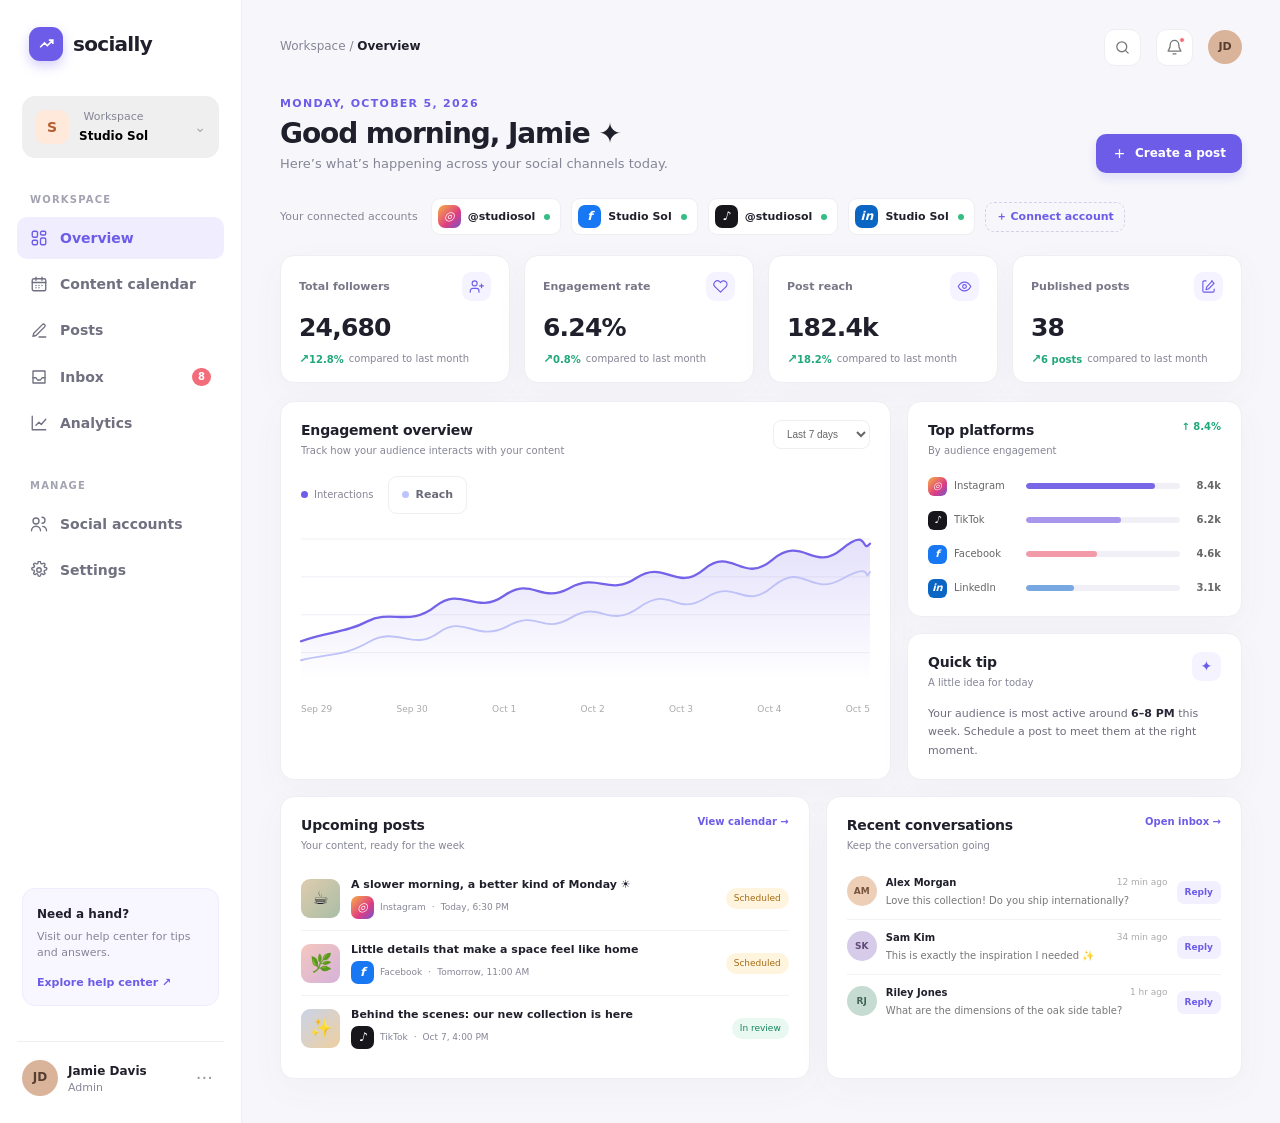
<file: index.htm>
<!doctype html>
<html lang="en">
<head>
  <meta charset="utf-8">
  <meta name="viewport" content="width=device-width, initial-scale=1">
  <meta name="theme-color" content="#f7f7fb">
  <title>Socially — Your social, in sync</title>
  <link rel="stylesheet" href="app.css">
</head>
<body>
  <div class="app">
    <aside>
      <a class="brand" href="index.htm" aria-label="Socially home"><span class="brand-mark"><svg viewBox="0 0 24 24" fill="none" stroke="currentColor" stroke-width="2"><path d="M4 15.5 9.5 10l3.5 3.5L20 6.5M15 6.5h5v5"/></svg></span>socially</a>
      <button class="workspace" aria-label="Switch workspace"><span class="workspace-icon">S</span><span><small>Workspace</small><strong>Studio Sol</strong></span><span class="chev">⌄</span></button>
      <div><p class="nav-label">Workspace</p><nav class="nav">
        <a class="active" href="index.htm"><svg viewBox="0 0 24 24"><rect x="3" y="3" width="7" height="8" rx="2"/><rect x="14" y="3" width="7" height="5" rx="2"/><rect x="14" y="12" width="7" height="9" rx="2"/><rect x="3" y="15" width="7" height="6" rx="2"/></svg>Overview</a>
        <a href="calendar.htm"><svg viewBox="0 0 24 24"><rect x="3" y="5" width="18" height="16" rx="2"/><path d="M16 3v4M8 3v4M3 10h18M8 14h.01M12 14h.01M16 14h.01M8 17h.01M12 17h.01"/></svg>Content calendar</a>
        <a href="posts.htm"><svg viewBox="0 0 24 24"><path d="M12 20h9"/><path d="M16.5 3.5a2.12 2.12 0 0 1 3 3L8 18l-4 1 1-4Z"/></svg>Posts</a>
        <a href="inbox.htm"><svg viewBox="0 0 24 24"><path d="M4 4h16v16H4z"/><path d="M4 13h4l2 3h4l2-3h4"/></svg>Inbox <span class="badge">8</span></a>
        <a href="analytics.htm"><svg viewBox="0 0 24 24"><path d="M3 3v18h18M8 15l4-4 3 3 6-7"/></svg>Analytics</a>
      </nav></div>
      <div><p class="nav-label">Manage</p><nav class="nav">
        <a href="accounts.htm"><svg viewBox="0 0 24 24"><circle cx="8" cy="8" r="4"/><path d="M2 21a6 6 0 0 1 12 0M16 11a4 4 0 1 0 0-8M22 21a6 6 0 0 0-5-5.9"/></svg>Social accounts</a>
        <a href="settings.htm"><svg viewBox="0 0 24 24"><circle cx="12" cy="12" r="3"/><path d="m19.4 15 .1.1a1.7 1.7 0 0 1-2.4 2.4l-.1-.1a1.7 1.7 0 0 0-2.9 1.2v.2a1.7 1.7 0 0 1-3.4 0v-.2a1.7 1.7 0 0 0-2.9-1.2l-.1.1a1.7 1.7 0 0 1-2.4-2.4l.1-.1a1.7 1.7 0 0 0-1.2-2.9H4a1.7 1.7 0 0 1 0-3.4h.2a1.7 1.7 0 0 0 1.2-2.9l-.1-.1a1.7 1.7 0 0 1 2.4-2.4l.1.1a1.7 1.7 0 0 0 2.9-1.2V2a1.7 1.7 0 0 1 3.4 0v.2a1.7 1.7 0 0 0 2.9 1.2l.1-.1a1.7 1.7 0 0 1 2.4 2.4l-.1.1a1.7 1.7 0 0 0 1.2 2.9h.2a1.7 1.7 0 0 1 0 3.4h-.2a1.7 1.7 0 0 0-1.2 2.9Z"/></svg>Settings</a>
      </nav></div>
      <div class="spacer"></div>
      <div class="help-card"><strong>Need a hand?</strong><p>Visit our help center for tips and answers.</p><a href="help.htm">Explore help center ↗</a></div>
      <div class="profile"><span class="avatar">JD</span><span><strong>Jamie Davis</strong><small>Admin</small></span><button aria-label="Profile menu">···</button></div>
    </aside>
    <main id="overview">
      <header class="topbar"><div class="crumb">Workspace <span> / </span> <b>Overview</b></div><div class="top-actions"><button class="icon-btn mobile-menu" aria-label="Open menu"><svg viewBox="0 0 24 24"><path d="M4 6h16M4 12h16M4 18h16"/></svg></button><button class="icon-btn" aria-label="Search"><svg viewBox="0 0 24 24"><circle cx="11" cy="11" r="7"/><path d="m20 20-4-4"/></svg></button><button class="icon-btn" aria-label="Notifications"><svg viewBox="0 0 24 24"><path d="M18 8a6 6 0 0 0-12 0c0 7-3 7-3 9h18c0-2-3-2-3-9M10 21h4"/></svg><i class="dot"></i></button><span class="top-avatar">JD</span></div></header>
      <section class="welcome"><div><div class="eyebrow">Monday, October 5, 2026</div><h1>Good morning, Jamie <span aria-hidden="true">✦</span></h1><p>Here’s what’s happening across your social channels today.</p></div><button class="primary" id="createPost"><svg viewBox="0 0 24 24" width="15" height="15" fill="none" stroke="currentColor" stroke-width="2"><path d="M12 5v14M5 12h14"/></svg>Create a post</button></section>
      <div class="social-strip"><span>Your connected accounts</span><div class="account"><i class="social-icon ig">◎</i>@studiosol <i class="online"></i></div><div class="account"><i class="social-icon fb">f</i>Studio Sol <i class="online"></i></div><div class="account"><i class="social-icon tt">♪</i>@studiosol <i class="online"></i></div><div class="account"><i class="social-icon in">in</i>Studio Sol <i class="online"></i></div><button class="connect" id="connectAccount">＋ Connect account</button></div>
      <section class="metrics" aria-label="Performance summary">
        <article class="metric"><div class="metric-head">Total followers <span class="metric-icon"><svg viewBox="0 0 24 24"><path d="M16 21v-2a4 4 0 0 0-4-4H6a4 4 0 0 0-4 4v2M9 11a4 4 0 1 0 0-8 4 4 0 0 0 0 8ZM20 8v6M23 11h-6"/></svg></span></div><div class="metric-value">24,680</div><div class="metric-foot"><span class="up">12.8%</span> compared to last month</div></article>
        <article class="metric"><div class="metric-head">Engagement rate <span class="metric-icon"><svg viewBox="0 0 24 24"><path d="M20.8 4.6a5.5 5.5 0 0 0-7.8 0L12 5.7l-1.1-1.1a5.5 5.5 0 0 0-7.8 7.8l1.1 1.1L12 21l7.8-7.5 1.1-1.1a5.5 5.5 0 0 0-.1-7.8Z"/></svg></span></div><div class="metric-value">6.24%</div><div class="metric-foot"><span class="up">0.8%</span> compared to last month</div></article>
        <article class="metric"><div class="metric-head">Post reach <span class="metric-icon"><svg viewBox="0 0 24 24"><path d="M2 12s3.6-7 10-7 10 7 10 7-3.6 7-10 7S2 12 2 12Z"/><circle cx="12" cy="12" r="3"/></svg></span></div><div class="metric-value">182.4k</div><div class="metric-foot"><span class="up">18.2%</span> compared to last month</div></article>
        <article class="metric"><div class="metric-head">Published posts <span class="metric-icon"><svg viewBox="0 0 24 24"><path d="M8 3H5a2 2 0 0 0-2 2v14a2 2 0 0 0 2 2h14a2 2 0 0 0 2-2v-3M17 3l4 4-9 9-4 1 1-4 9-10Z"/></svg></span></div><div class="metric-value">38</div><div class="metric-foot"><span class="up">6 posts</span> compared to last month</div></article>
      </section>
      <section class="content-grid" id="analytics">
        <article class="panel"><div class="panel-head"><div><h2>Engagement overview</h2><p class="subtle">Track how your audience interacts with your content</p></div><select class="select" aria-label="Chart time period"><option>Last 7 days</option><option>Last 30 days</option><option>Last 90 days</option></select></div><div class="chart-legend"><span class="legend"><i></i>Interactions</span><span class="legend secondary"><i></i>Reach</span></div><div class="chart"><svg viewBox="0 0 600 190" preserveAspectRatio="none" role="img" aria-label="Engagement and reach trending upward over the past week"><defs><linearGradient id="fill" x1="0" x2="0" y1="0" y2="1"><stop offset="0" stop-color="#7868e8" stop-opacity=".2"/><stop offset="1" stop-color="#7868e8" stop-opacity="0"/></linearGradient></defs><line class="gridline" x1="0" y1="20" x2="600" y2="20"/><line class="gridline" x1="0" y1="60" x2="600" y2="60"/><line class="gridline" x1="0" y1="100" x2="600" y2="100"/><line class="gridline" x1="0" y1="140" x2="600" y2="140"/><path class="area" d="M0 128 C30 117 45 120 70 107 S115 113 142 91 S184 101 214 80 S252 89 283 72 S324 81 354 61 S395 77 425 52 S465 69 497 42 S540 56 570 31 S590 36 600 25 V170 H0Z"/><path class="line-a" d="M0 128 C30 117 45 120 70 107 S115 113 142 91 S184 101 214 80 S252 89 283 72 S324 81 354 61 S395 77 425 52 S465 69 497 42 S540 56 570 31 S590 36 600 25"/><path class="line-b" d="M0 148 C35 140 45 144 73 128 S118 139 145 119 S185 130 218 112 S253 122 285 103 S323 116 357 92 S394 103 427 82 S466 97 498 70 S536 82 571 62 S592 67 600 55"/></svg></div><div class="axis"><span>Sep 29</span><span>Sep 30</span><span>Oct 1</span><span>Oct 2</span><span>Oct 3</span><span>Oct 4</span><span>Oct 5</span></div></article>
        <div class="right-stack"><article class="panel"><div class="panel-head"><div><h2>Top platforms</h2><p class="subtle">By audience engagement</p></div><span class="mini-metric"><strong>↑ 8.4%</strong></span></div><div class="bar-list"><div class="bar-row"><span class="bar-name"><i class="social-icon ig">◎</i>Instagram</span><div class="track"><div class="fill" style="width:84%"></div></div><span class="bar-value">8.4k</span></div><div class="bar-row"><span class="bar-name"><i class="social-icon tt">♪</i>TikTok</span><div class="track"><div class="fill" style="width:62%"></div></div><span class="bar-value">6.2k</span></div><div class="bar-row"><span class="bar-name"><i class="social-icon fb">f</i>Facebook</span><div class="track"><div class="fill" style="width:46%"></div></div><span class="bar-value">4.6k</span></div><div class="bar-row"><span class="bar-name"><i class="social-icon in">in</i>LinkedIn</span><div class="track"><div class="fill" style="width:31%"></div></div><span class="bar-value">3.1k</span></div></div></article>
          <article class="panel"><div class="panel-head"><div><h2>Quick tip</h2><p class="subtle">A little idea for today</p></div><span class="metric-icon">✦</span></div><p style="font-size:11px;color:#6f6e7e;line-height:1.7;margin:14px 0 0">Your audience is most active around <strong style="color:#272637">6–8 PM</strong> this week. Schedule a post to meet them at the right moment.</p></article></div>
      </section>
      <section class="lower-grid" id="posts">
        <article class="panel" id="calendar"><div class="panel-head"><div><h2>Upcoming posts</h2><p class="subtle">Your content, ready for the week</p></div><a class="view-link" href="calendar.htm">View calendar →</a></div><div class="post-list"><div class="post"><span class="post-thumb">☕</span><div><div class="post-title">A slower morning, a better kind of Monday ☀️</div><div class="post-meta"><i class="social-icon ig">◎</i> Instagram <span>·</span> Today, 6:30 PM</div></div><span class="post-status">Scheduled</span></div><div class="post"><span class="post-thumb">🌿</span><div><div class="post-title">Little details that make a space feel like home</div><div class="post-meta"><i class="social-icon fb">f</i> Facebook <span>·</span> Tomorrow, 11:00 AM</div></div><span class="post-status">Scheduled</span></div><div class="post"><span class="post-thumb">✨</span><div><div class="post-title">Behind the scenes: our new collection is here</div><div class="post-meta"><i class="social-icon tt">♪</i> TikTok <span>·</span> Oct 7, 4:00 PM</div></div><span class="post-status published">In review</span></div></div></article>
        <article class="panel" id="inbox"><div class="panel-head"><div><h2>Recent conversations</h2><p class="subtle">Keep the conversation going</p></div><a class="view-link" href="inbox.htm">Open inbox →</a></div><div class="comment-list"><div class="comment"><span class="avatar" style="background:#edcfb8;color:#77543b">AM</span><div class="comment-body"><div class="comment-top"><strong>Alex Morgan</strong><span>12 min ago</span></div><div class="comment-text">Love this collection! Do you ship internationally?</div></div><button class="reply">Reply</button></div><div class="comment"><span class="avatar" style="background:#d6cbe8;color:#5f4a78">SK</span><div class="comment-body"><div class="comment-top"><strong>Sam Kim</strong><span>34 min ago</span></div><div class="comment-text">This is exactly the inspiration I needed ✨</div></div><button class="reply">Reply</button></div><div class="comment"><span class="avatar" style="background:#c6dcd2;color:#416455">RJ</span><div class="comment-body"><div class="comment-top"><strong>Riley Jones</strong><span>1 hr ago</span></div><div class="comment-text">What are the dimensions of the oak side table?</div></div><button class="reply">Reply</button></div></div></article>
      </section>
    </main>
  </div>
  <script>
    document.getElementById('createPost').addEventListener('click',()=>window.location.href='posts.htm');
    document.getElementById('connectAccount').addEventListener('click',()=>window.location.href='accounts.htm');
    document.querySelectorAll('.reply').forEach(button=>button.addEventListener('click',()=>window.location.href='inbox.htm'));
    document.querySelector('.mobile-menu')?.addEventListener('click',()=>document.querySelector('.app')?.classList.toggle('mobile-nav-visible'));
    document.querySelectorAll('.nav a').forEach(link=>link.addEventListener('click',()=>{document.querySelector('.nav a.active')?.classList.remove('active');link.classList.add('active')}));
  </script>
</body>
</html>
</file>
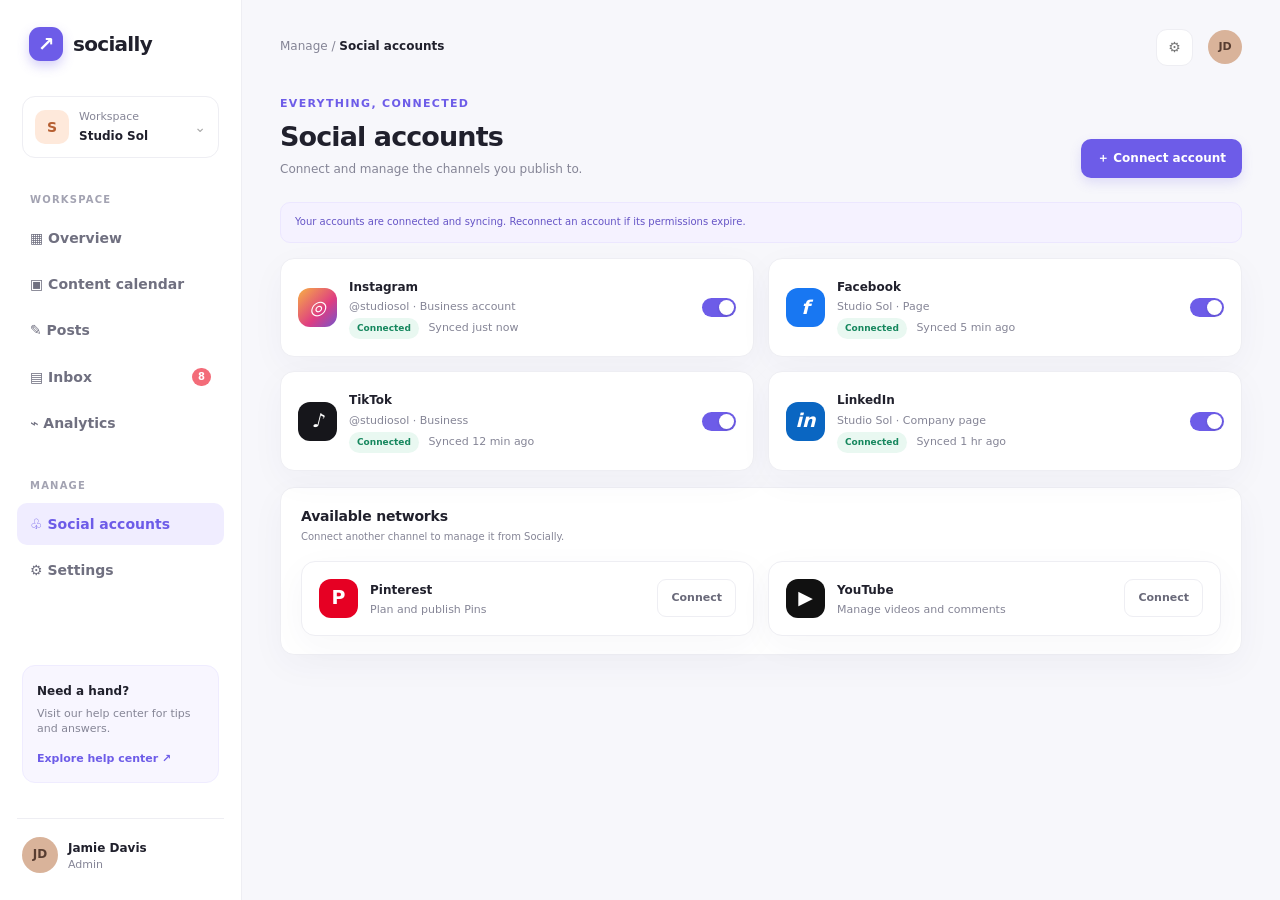
<file: accounts.htm>
<!doctype html>
<html lang="en"><head><meta charset="utf-8"><meta name="viewport" content="width=device-width, initial-scale=1"><title>Social accounts — Socially</title><link rel="stylesheet" href="app.css"></head>
<body><div class="app"><aside>
  <a class="brand" href="index.htm"><span class="brand-mark">↗</span>socially</a><div class="workspace"><span class="workspace-icon">S</span><span><small>Workspace</small><strong>Studio Sol</strong></span><span class="chev">⌄</span></div><div><p class="nav-label">Workspace</p><nav class="nav"><a href="index.htm">▦ Overview</a><a href="calendar.htm">▣ Content calendar</a><a href="posts.htm">✎ Posts</a><a href="inbox.htm">▤ Inbox <span class="badge">8</span></a><a href="analytics.htm">⌁ Analytics</a></nav></div><div><p class="nav-label">Manage</p><nav class="nav"><a class="active" href="accounts.htm">♧ Social accounts</a><a href="settings.htm">⚙ Settings</a></nav></div><div class="spacer"></div><div class="help-card"><strong>Need a hand?</strong><p>Visit our help center for tips and answers.</p><a href="help.htm">Explore help center ↗</a></div><div class="profile"><span class="avatar">JD</span><span><strong>Jamie Davis</strong><small>Admin</small></span></div>
</aside><main><header class="topbar"><div class="crumb">Manage / <b>Social accounts</b></div><div class="top-actions"><a class="icon-btn" href="settings.htm" aria-label="Settings">⚙</a><span class="top-avatar">JD</span></div></header>
  <section class="page-intro"><div><div class="eyebrow">Everything, connected</div><h1>Social accounts</h1><p>Connect and manage the channels you publish to.</p></div><button class="primary" data-toast="Choose a network to connect">＋ Connect account</button></section>
  <div class="notice">Your accounts are connected and syncing. Reconnect an account if its permissions expire.</div>
  <div class="page-grid two"><article class="page-card account-card"><i class="social-icon ig">◎</i><div class="account-info"><strong>Instagram</strong><p>@studiosol · Business account</p><p><span class="pill green">Connected</span> <span style="margin-left:6px">Synced just now</span></p></div><button class="switch on" aria-label="Enable Instagram" aria-pressed="true" data-name="Instagram"></button></article><article class="page-card account-card"><i class="social-icon fb">f</i><div class="account-info"><strong>Facebook</strong><p>Studio Sol · Page</p><p><span class="pill green">Connected</span> <span style="margin-left:6px">Synced 5 min ago</span></p></div><button class="switch on" aria-label="Enable Facebook" aria-pressed="true" data-name="Facebook"></button></article><article class="page-card account-card"><i class="social-icon tt">♪</i><div class="account-info"><strong>TikTok</strong><p>@studiosol · Business</p><p><span class="pill green">Connected</span> <span style="margin-left:6px">Synced 12 min ago</span></p></div><button class="switch on" aria-label="Enable TikTok" aria-pressed="true" data-name="TikTok"></button></article><article class="page-card account-card"><i class="social-icon in">in</i><div class="account-info"><strong>LinkedIn</strong><p>Studio Sol · Company page</p><p><span class="pill green">Connected</span> <span style="margin-left:6px">Synced 1 hr ago</span></p></div><button class="switch on" aria-label="Enable LinkedIn" aria-pressed="true" data-name="LinkedIn"></button></article></div>
  <section class="panel"><div class="panel-head"><div><h2>Available networks</h2><p class="subtle">Connect another channel to manage it from Socially.</p></div></div><div class="page-grid two" style="margin:16px 0 0"><article class="page-card account-card"><span class="social-icon" style="background:#e60023">P</span><div class="account-info"><strong>Pinterest</strong><p>Plan and publish Pins</p></div><button class="secondary" data-toast="Pinterest connection setup started">Connect</button></article><article class="page-card account-card"><span class="social-icon" style="background:#111">▶</span><div class="account-info"><strong>YouTube</strong><p>Manage videos and comments</p></div><button class="secondary" data-toast="YouTube connection setup started">Connect</button></article></div></section></main></div><script src="app.js"></script></body></html>
</file>
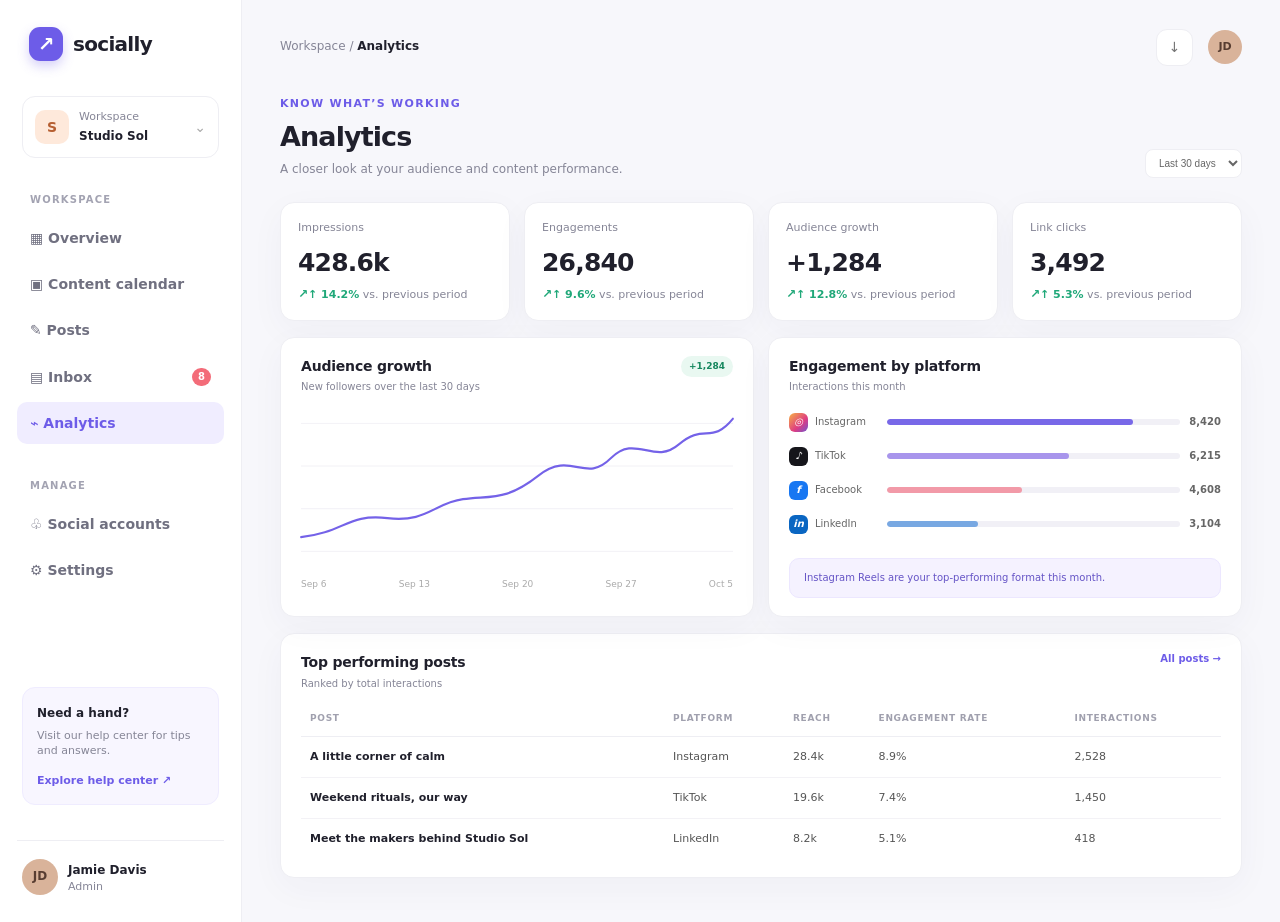
<file: analytics.htm>
<!doctype html>
<html lang="en"><head><meta charset="utf-8"><meta name="viewport" content="width=device-width, initial-scale=1"><title>Analytics — Socially</title><link rel="stylesheet" href="app.css"></head>
<body><div class="app"><aside>
  <a class="brand" href="index.htm"><span class="brand-mark">↗</span>socially</a><div class="workspace"><span class="workspace-icon">S</span><span><small>Workspace</small><strong>Studio Sol</strong></span><span class="chev">⌄</span></div><div><p class="nav-label">Workspace</p><nav class="nav"><a href="index.htm">▦ Overview</a><a href="calendar.htm">▣ Content calendar</a><a href="posts.htm">✎ Posts</a><a href="inbox.htm">▤ Inbox <span class="badge">8</span></a><a class="active" href="analytics.htm">⌁ Analytics</a></nav></div><div><p class="nav-label">Manage</p><nav class="nav"><a href="accounts.htm">♧ Social accounts</a><a href="settings.htm">⚙ Settings</a></nav></div><div class="spacer"></div><div class="help-card"><strong>Need a hand?</strong><p>Visit our help center for tips and answers.</p><a href="help.htm">Explore help center ↗</a></div><div class="profile"><span class="avatar">JD</span><span><strong>Jamie Davis</strong><small>Admin</small></span></div>
</aside><main><header class="topbar"><div class="crumb">Workspace / <b>Analytics</b></div><div class="top-actions"><button class="icon-btn" data-toast="Report downloaded" aria-label="Download report">↓</button><span class="top-avatar">JD</span></div></header>
  <section class="page-intro"><div><div class="eyebrow">Know what’s working</div><h1>Analytics</h1><p>A closer look at your audience and content performance.</p></div><select class="select" aria-label="Date range"><option>Last 30 days</option><option>Last 7 days</option><option>Last 90 days</option></select></section>
  <div class="page-grid four"><article class="page-card"><p>Impressions</p><div class="metric-value">428.6k</div><p><span class="up">↑ 14.2%</span> vs. previous period</p></article><article class="page-card"><p>Engagements</p><div class="metric-value">26,840</div><p><span class="up">↑ 9.6%</span> vs. previous period</p></article><article class="page-card"><p>Audience growth</p><div class="metric-value">+1,284</div><p><span class="up">↑ 12.8%</span> vs. previous period</p></article><article class="page-card"><p>Link clicks</p><div class="metric-value">3,492</div><p><span class="up">↑ 5.3%</span> vs. previous period</p></article></div>
  <div class="page-grid two"><section class="panel"><div class="panel-head"><div><h2>Audience growth</h2><p class="subtle">New followers over the last 30 days</p></div><span class="pill green">+1,284</span></div><div class="chart"><svg viewBox="0 0 600 190" preserveAspectRatio="none" role="img" aria-label="Audience growth chart"><line class="gridline" x1="0" y1="30" x2="600" y2="30"/><line class="gridline" x1="0" y1="75" x2="600" y2="75"/><line class="gridline" x1="0" y1="120" x2="600" y2="120"/><line class="gridline" x1="0" y1="165" x2="600" y2="165"/><path class="area" d="M0 150 C60 145 65 125 120 130 S185 114 225 110 S285 112 330 85 S395 94 430 67 S490 75 525 52 S570 53 600 25 V180 H0Z"/><path class="line-a" d="M0 150 C60 145 65 125 120 130 S185 114 225 110 S285 112 330 85 S395 94 430 67 S490 75 525 52 S570 53 600 25"/></svg></div><div class="axis"><span>Sep 6</span><span>Sep 13</span><span>Sep 20</span><span>Sep 27</span><span>Oct 5</span></div></section>
  <section class="panel"><div class="panel-head"><div><h2>Engagement by platform</h2><p class="subtle">Interactions this month</p></div></div><div class="bar-list"><div class="bar-row"><span class="bar-name"><i class="social-icon ig">◎</i>Instagram</span><div class="track"><div class="fill" style="width:84%"></div></div><span class="bar-value">8,420</span></div><div class="bar-row"><span class="bar-name"><i class="social-icon tt">♪</i>TikTok</span><div class="track"><div class="fill" style="width:62%"></div></div><span class="bar-value">6,215</span></div><div class="bar-row"><span class="bar-name"><i class="social-icon fb">f</i>Facebook</span><div class="track"><div class="fill" style="width:46%"></div></div><span class="bar-value">4,608</span></div><div class="bar-row"><span class="bar-name"><i class="social-icon in">in</i>LinkedIn</span><div class="track"><div class="fill" style="width:31%"></div></div><span class="bar-value">3,104</span></div></div><div class="notice" style="margin:24px 0 0">Instagram Reels are your top-performing format this month.</div></section></div>
  <section class="panel"><div class="panel-head"><div><h2>Top performing posts</h2><p class="subtle">Ranked by total interactions</p></div><a class="view-link" href="posts.htm">All posts →</a></div><div class="table-wrap"><table class="data-table"><thead><tr><th>Post</th><th>Platform</th><th>Reach</th><th>Engagement rate</th><th>Interactions</th></tr></thead><tbody><tr><td class="table-name">A little corner of calm</td><td>Instagram</td><td>28.4k</td><td>8.9%</td><td>2,528</td></tr><tr><td class="table-name">Weekend rituals, our way</td><td>TikTok</td><td>19.6k</td><td>7.4%</td><td>1,450</td></tr><tr><td class="table-name">Meet the makers behind Studio Sol</td><td>LinkedIn</td><td>8.2k</td><td>5.1%</td><td>418</td></tr></tbody></table></div></section></main></div><script src="app.js"></script></body></html>
</file>
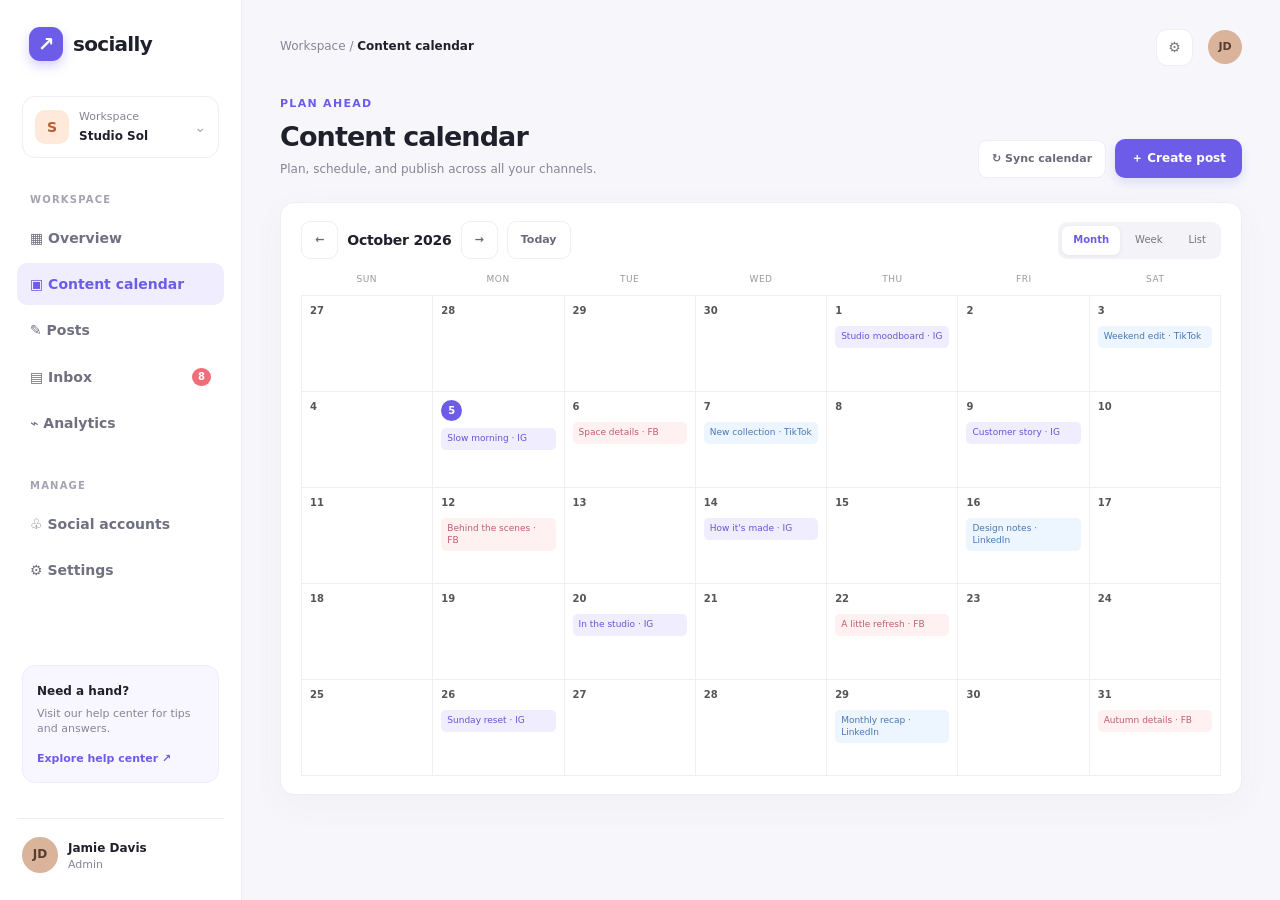
<file: calendar.htm>
<!doctype html>
<html lang="en"><head><meta charset="utf-8"><meta name="viewport" content="width=device-width, initial-scale=1"><title>Content calendar — Socially</title><link rel="stylesheet" href="app.css"></head>
<body><div class="app"><aside>
  <a class="brand" href="index.htm"><span class="brand-mark">↗</span>socially</a><div class="workspace"><span class="workspace-icon">S</span><span><small>Workspace</small><strong>Studio Sol</strong></span><span class="chev">⌄</span></div>
  <div><p class="nav-label">Workspace</p><nav class="nav"><a href="index.htm">▦ Overview</a><a class="active" href="calendar.htm">▣ Content calendar</a><a href="posts.htm">✎ Posts</a><a href="inbox.htm">▤ Inbox <span class="badge">8</span></a><a href="analytics.htm">⌁ Analytics</a></nav></div>
  <div><p class="nav-label">Manage</p><nav class="nav"><a href="accounts.htm">♧ Social accounts</a><a href="settings.htm">⚙ Settings</a></nav></div><div class="spacer"></div><div class="help-card"><strong>Need a hand?</strong><p>Visit our help center for tips and answers.</p><a href="help.htm">Explore help center ↗</a></div><div class="profile"><span class="avatar">JD</span><span><strong>Jamie Davis</strong><small>Admin</small></span></div>
</aside><main><header class="topbar"><div class="crumb">Workspace / <b>Content calendar</b></div><div class="top-actions"><a class="icon-btn" href="settings.htm" aria-label="Settings">⚙</a><span class="top-avatar">JD</span></div></header>
  <section class="page-intro"><div><div class="eyebrow">Plan ahead</div><h1>Content calendar</h1><p>Plan, schedule, and publish across all your channels.</p></div><div class="page-actions"><button class="secondary" data-toast="Calendar synced">↻ Sync calendar</button><a class="primary" href="posts.htm">＋ Create post</a></div></section>
  <section class="panel"><div class="toolbar"><div class="page-actions"><button class="secondary" data-month-shift="-1">←</button><h2 data-month-title>October 2026</h2><button class="secondary" data-month-shift="1">→</button><button class="secondary" data-toast="Returned to today">Today</button></div><div class="tabs"><button class="selected">Month</button><button data-toast="Week view selected">Week</button><button data-toast="List view selected">List</button></div></div>
  <div class="calendar-wrap"><div class="calendar-head"><span>Sun</span><span>Mon</span><span>Tue</span><span>Wed</span><span>Thu</span><span>Fri</span><span>Sat</span></div><div class="calendar-grid">
    <div class="day-cell"><span class="date">27</span></div><div class="day-cell"><span class="date">28</span></div><div class="day-cell"><span class="date">29</span></div><div class="day-cell"><span class="date">30</span></div><div class="day-cell"><span class="date">1</span><span class="event">Studio moodboard · IG</span></div><div class="day-cell"><span class="date">2</span></div><div class="day-cell"><span class="date">3</span><span class="event blue">Weekend edit · TikTok</span></div>
    <div class="day-cell"><span class="date">4</span></div><div class="day-cell today"><span class="date">5</span><span class="event">Slow morning · IG</span></div><div class="day-cell"><span class="date">6</span><span class="event pink">Space details · FB</span></div><div class="day-cell"><span class="date">7</span><span class="event blue">New collection · TikTok</span></div><div class="day-cell"><span class="date">8</span></div><div class="day-cell"><span class="date">9</span><span class="event">Customer story · IG</span></div><div class="day-cell"><span class="date">10</span></div>
    <div class="day-cell"><span class="date">11</span></div><div class="day-cell"><span class="date">12</span><span class="event pink">Behind the scenes · FB</span></div><div class="day-cell"><span class="date">13</span></div><div class="day-cell"><span class="date">14</span><span class="event">How it's made · IG</span></div><div class="day-cell"><span class="date">15</span></div><div class="day-cell"><span class="date">16</span><span class="event blue">Design notes · LinkedIn</span></div><div class="day-cell"><span class="date">17</span></div>
    <div class="day-cell"><span class="date">18</span></div><div class="day-cell"><span class="date">19</span></div><div class="day-cell"><span class="date">20</span><span class="event">In the studio · IG</span></div><div class="day-cell"><span class="date">21</span></div><div class="day-cell"><span class="date">22</span><span class="event pink">A little refresh · FB</span></div><div class="day-cell"><span class="date">23</span></div><div class="day-cell"><span class="date">24</span></div>
    <div class="day-cell"><span class="date">25</span></div><div class="day-cell"><span class="date">26</span><span class="event">Sunday reset · IG</span></div><div class="day-cell"><span class="date">27</span></div><div class="day-cell"><span class="date">28</span></div><div class="day-cell"><span class="date">29</span><span class="event blue">Monthly recap · LinkedIn</span></div><div class="day-cell"><span class="date">30</span></div><div class="day-cell"><span class="date">31</span><span class="event pink">Autumn details · FB</span></div>
  </div></div></section></main></div><script src="app.js"></script></body></html>
</file>
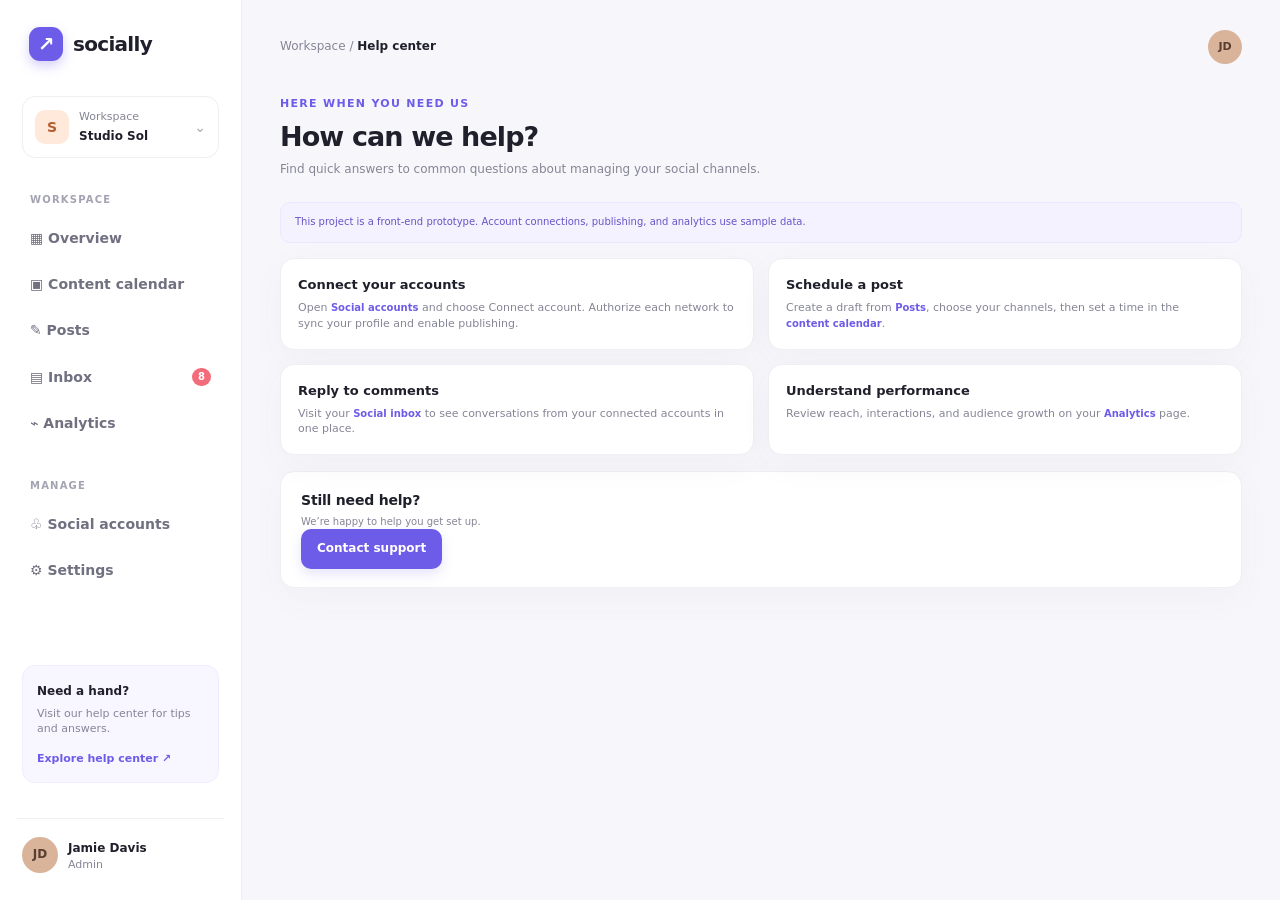
<file: help.htm>
<!doctype html>
<html lang="en"><head><meta charset="utf-8"><meta name="viewport" content="width=device-width, initial-scale=1"><title>Help center — Socially</title><link rel="stylesheet" href="app.css"></head>
<body><div class="app"><aside>
  <a class="brand" href="index.htm"><span class="brand-mark">↗</span>socially</a><div class="workspace"><span class="workspace-icon">S</span><span><small>Workspace</small><strong>Studio Sol</strong></span><span class="chev">⌄</span></div><div><p class="nav-label">Workspace</p><nav class="nav"><a href="index.htm">▦ Overview</a><a href="calendar.htm">▣ Content calendar</a><a href="posts.htm">✎ Posts</a><a href="inbox.htm">▤ Inbox <span class="badge">8</span></a><a href="analytics.htm">⌁ Analytics</a></nav></div><div><p class="nav-label">Manage</p><nav class="nav"><a href="accounts.htm">♧ Social accounts</a><a href="settings.htm">⚙ Settings</a></nav></div><div class="spacer"></div><div class="help-card"><strong>Need a hand?</strong><p>Visit our help center for tips and answers.</p><a href="help.htm">Explore help center ↗</a></div><div class="profile"><span class="avatar">JD</span><span><strong>Jamie Davis</strong><small>Admin</small></span></div>
</aside><main><header class="topbar"><div class="crumb">Workspace / <b>Help center</b></div><div class="top-actions"><span class="top-avatar">JD</span></div></header>
  <section class="page-intro"><div><div class="eyebrow">Here when you need us</div><h1>How can we help?</h1><p>Find quick answers to common questions about managing your social channels.</p></div></section>
  <div class="notice">This project is a front-end prototype. Account connections, publishing, and analytics use sample data.</div><div class="page-grid two"><article class="page-card"><h2>Connect your accounts</h2><p>Open <a class="view-link" href="accounts.htm">Social accounts</a> and choose Connect account. Authorize each network to sync your profile and enable publishing.</p></article><article class="page-card"><h2>Schedule a post</h2><p>Create a draft from <a class="view-link" href="posts.htm">Posts</a>, choose your channels, then set a time in the <a class="view-link" href="calendar.htm">content calendar</a>.</p></article><article class="page-card"><h2>Reply to comments</h2><p>Visit your <a class="view-link" href="inbox.htm">Social inbox</a> to see conversations from your connected accounts in one place.</p></article><article class="page-card"><h2>Understand performance</h2><p>Review reach, interactions, and audience growth on your <a class="view-link" href="analytics.htm">Analytics</a> page.</p></article></div><section class="panel"><h2>Still need help?</h2><p class="subtle">We’re happy to help you get set up.</p><button class="primary" data-toast="Support request started">Contact support</button></section></main></div><script src="app.js"></script></body></html>
</file>
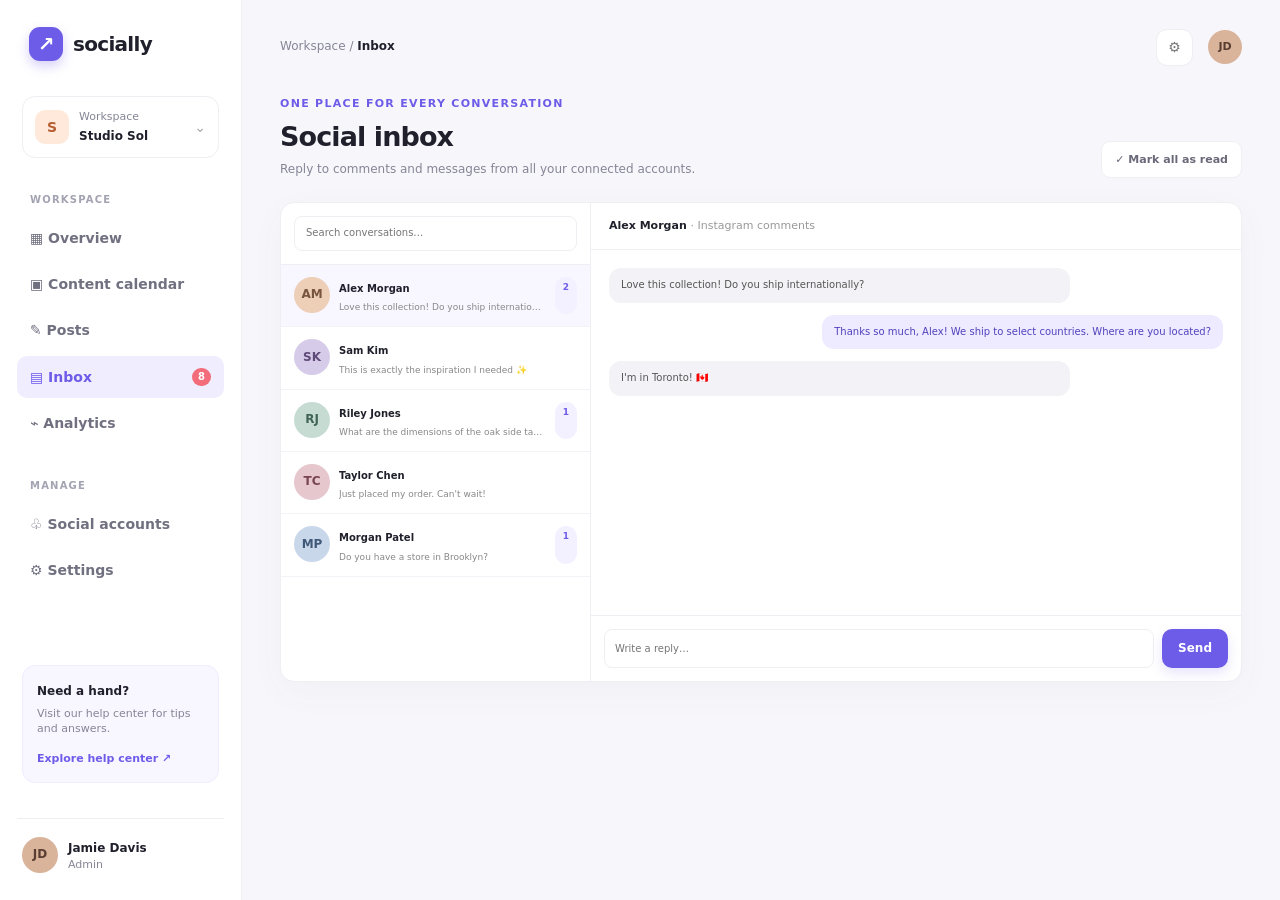
<file: inbox.htm>
<!doctype html>
<html lang="en"><head><meta charset="utf-8"><meta name="viewport" content="width=device-width, initial-scale=1"><title>Inbox — Socially</title><link rel="stylesheet" href="app.css"></head>
<body><div class="app"><aside>
  <a class="brand" href="index.htm"><span class="brand-mark">↗</span>socially</a><div class="workspace"><span class="workspace-icon">S</span><span><small>Workspace</small><strong>Studio Sol</strong></span><span class="chev">⌄</span></div><div><p class="nav-label">Workspace</p><nav class="nav"><a href="index.htm">▦ Overview</a><a href="calendar.htm">▣ Content calendar</a><a href="posts.htm">✎ Posts</a><a class="active" href="inbox.htm">▤ Inbox <span class="badge">8</span></a><a href="analytics.htm">⌁ Analytics</a></nav></div><div><p class="nav-label">Manage</p><nav class="nav"><a href="accounts.htm">♧ Social accounts</a><a href="settings.htm">⚙ Settings</a></nav></div><div class="spacer"></div><div class="help-card"><strong>Need a hand?</strong><p>Visit our help center for tips and answers.</p><a href="help.htm">Explore help center ↗</a></div><div class="profile"><span class="avatar">JD</span><span><strong>Jamie Davis</strong><small>Admin</small></span></div>
</aside><main><header class="topbar"><div class="crumb">Workspace / <b>Inbox</b></div><div class="top-actions"><a class="icon-btn" href="settings.htm" aria-label="Settings">⚙</a><span class="top-avatar">JD</span></div></header>
  <section class="page-intro"><div><div class="eyebrow">One place for every conversation</div><h1>Social inbox</h1><p>Reply to comments and messages from all your connected accounts.</p></div><button class="secondary" data-toast="Inbox marked as read">✓ Mark all as read</button></section>
  <section class="panel message-layout"><div class="thread-list"><div class="thread-search"><input class="filter-input" style="width:100%" type="search" placeholder="Search conversations…" data-search="#threads"></div><div id="threads"><div class="thread selected" data-searchable><span class="avatar" style="background:#edcfb8;color:#77543b">AM</span><div class="thread-main"><strong>Alex Morgan</strong><p>Love this collection! Do you ship internationally?</p></div><span class="pill">2</span></div><div class="thread" data-searchable><span class="avatar" style="background:#d6cbe8;color:#5f4a78">SK</span><div class="thread-main"><strong>Sam Kim</strong><p>This is exactly the inspiration I needed ✨</p></div></div><div class="thread" data-searchable><span class="avatar" style="background:#c6dcd2;color:#416455">RJ</span><div class="thread-main"><strong>Riley Jones</strong><p>What are the dimensions of the oak side table?</p></div><span class="pill">1</span></div><div class="thread" data-searchable><span class="avatar" style="background:#e6c7ce;color:#794552">TC</span><div class="thread-main"><strong>Taylor Chen</strong><p>Just placed my order. Can't wait!</p></div></div><div class="thread" data-searchable><span class="avatar" style="background:#c9d7eb;color:#405978">MP</span><div class="thread-main"><strong>Morgan Patel</strong><p>Do you have a store in Brooklyn?</p></div><span class="pill">1</span></div></div></div>
  <div class="chat-panel"><div class="chat-header">Alex Morgan <span style="font-weight:400;color:#999">· Instagram comments</span></div><div class="chat-messages"><div class="bubble">Love this collection! Do you ship internationally?</div><div class="bubble mine">Thanks so much, Alex! We ship to select countries. Where are you located?</div><div class="bubble">I'm in Toronto! 🇨🇦</div></div><form class="chat-compose" data-send-message><input aria-label="Write a reply" placeholder="Write a reply…"><button class="primary" type="submit">Send</button></form></div></section></main></div><script src="app.js"></script></body></html>
</file>
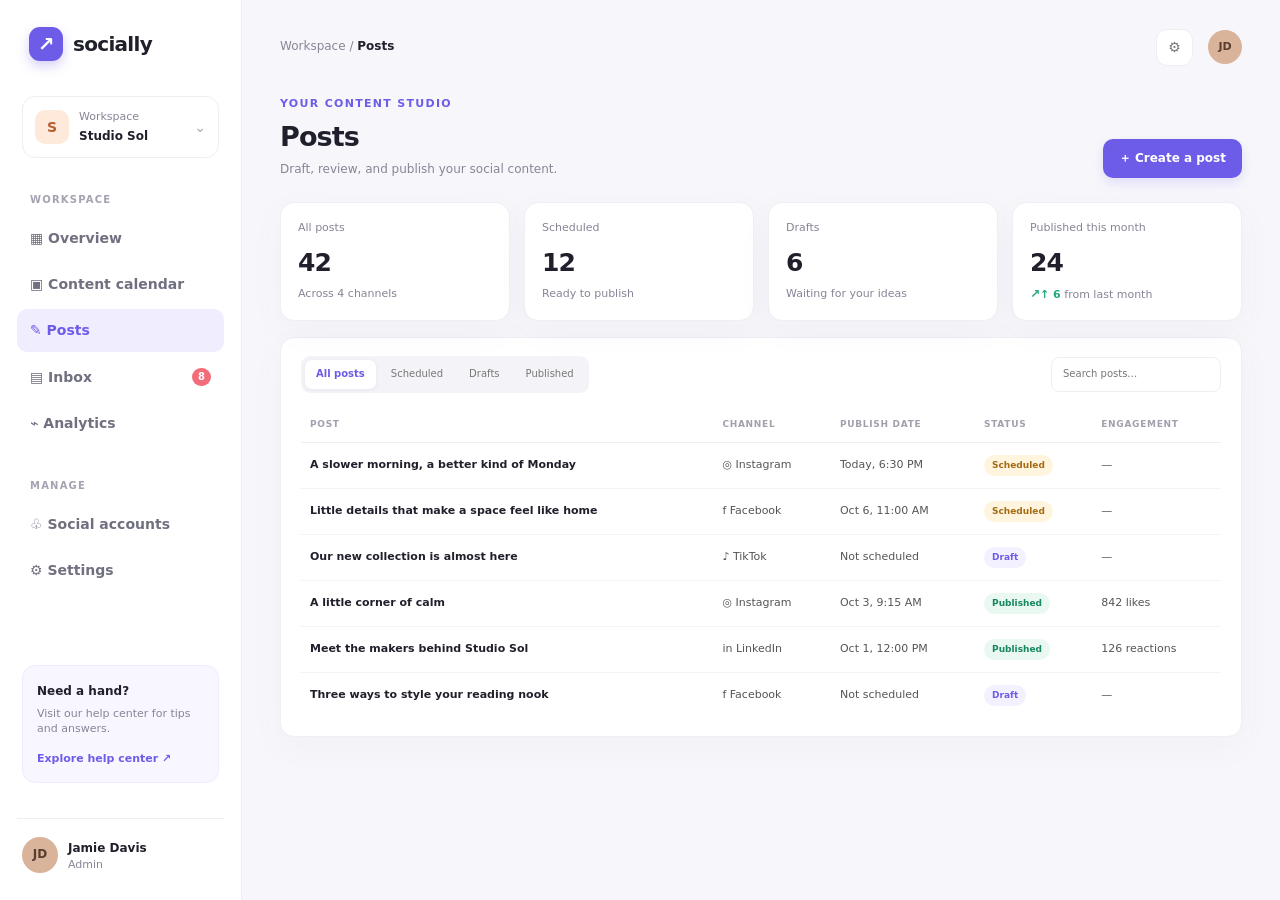
<file: posts.htm>
<!doctype html>
<html lang="en"><head><meta charset="utf-8"><meta name="viewport" content="width=device-width, initial-scale=1"><title>Posts — Socially</title><link rel="stylesheet" href="app.css"></head>
<body><div class="app"><aside>
  <a class="brand" href="index.htm"><span class="brand-mark">↗</span>socially</a><div class="workspace"><span class="workspace-icon">S</span><span><small>Workspace</small><strong>Studio Sol</strong></span><span class="chev">⌄</span></div>
  <div><p class="nav-label">Workspace</p><nav class="nav"><a href="index.htm">▦ Overview</a><a href="calendar.htm">▣ Content calendar</a><a class="active" href="posts.htm">✎ Posts</a><a href="inbox.htm">▤ Inbox <span class="badge">8</span></a><a href="analytics.htm">⌁ Analytics</a></nav></div><div><p class="nav-label">Manage</p><nav class="nav"><a href="accounts.htm">♧ Social accounts</a><a href="settings.htm">⚙ Settings</a></nav></div><div class="spacer"></div><div class="help-card"><strong>Need a hand?</strong><p>Visit our help center for tips and answers.</p><a href="help.htm">Explore help center ↗</a></div><div class="profile"><span class="avatar">JD</span><span><strong>Jamie Davis</strong><small>Admin</small></span></div>
</aside><main><header class="topbar"><div class="crumb">Workspace / <b>Posts</b></div><div class="top-actions"><a class="icon-btn" href="settings.htm" aria-label="Settings">⚙</a><span class="top-avatar">JD</span></div></header>
  <section class="page-intro"><div><div class="eyebrow">Your content studio</div><h1>Posts</h1><p>Draft, review, and publish your social content.</p></div><button class="primary" data-toast="New post draft created">＋ Create a post</button></section>
  <div class="page-grid four"><article class="page-card"><p>All posts</p><div class="metric-value">42</div><p>Across 4 channels</p></article><article class="page-card"><p>Scheduled</p><div class="metric-value">12</div><p>Ready to publish</p></article><article class="page-card"><p>Drafts</p><div class="metric-value">6</div><p>Waiting for your ideas</p></article><article class="page-card"><p>Published this month</p><div class="metric-value">24</div><p><span class="up">↑ 6</span> from last month</p></article></div>
  <section class="panel" data-tab-group><div class="toolbar"><div class="tabs"><button class="selected" data-filter="all">All posts</button><button data-filter="scheduled">Scheduled</button><button data-filter="draft">Drafts</button><button data-filter="published">Published</button></div><input class="filter-input" type="search" placeholder="Search posts…" data-search="#postRows"></div><div class="table-wrap"><table class="data-table"><thead><tr><th>Post</th><th>Channel</th><th>Publish date</th><th>Status</th><th>Engagement</th></tr></thead><tbody id="postRows">
    <tr data-category="scheduled" data-searchable><td class="table-name">A slower morning, a better kind of Monday</td><td>◎ Instagram</td><td>Today, 6:30 PM</td><td><span class="pill amber">Scheduled</span></td><td>—</td></tr>
    <tr data-category="scheduled" data-searchable><td class="table-name">Little details that make a space feel like home</td><td>f Facebook</td><td>Oct 6, 11:00 AM</td><td><span class="pill amber">Scheduled</span></td><td>—</td></tr>
    <tr data-category="draft" data-searchable><td class="table-name">Our new collection is almost here</td><td>♪ TikTok</td><td>Not scheduled</td><td><span class="pill">Draft</span></td><td>—</td></tr>
    <tr data-category="published" data-searchable><td class="table-name">A little corner of calm</td><td>◎ Instagram</td><td>Oct 3, 9:15 AM</td><td><span class="pill green">Published</span></td><td>842 likes</td></tr>
    <tr data-category="published" data-searchable><td class="table-name">Meet the makers behind Studio Sol</td><td>in LinkedIn</td><td>Oct 1, 12:00 PM</td><td><span class="pill green">Published</span></td><td>126 reactions</td></tr>
    <tr data-category="draft" data-searchable><td class="table-name">Three ways to style your reading nook</td><td>f Facebook</td><td>Not scheduled</td><td><span class="pill">Draft</span></td><td>—</td></tr>
  </tbody></table></div></section></main></div><script src="app.js"></script></body></html>
</file>
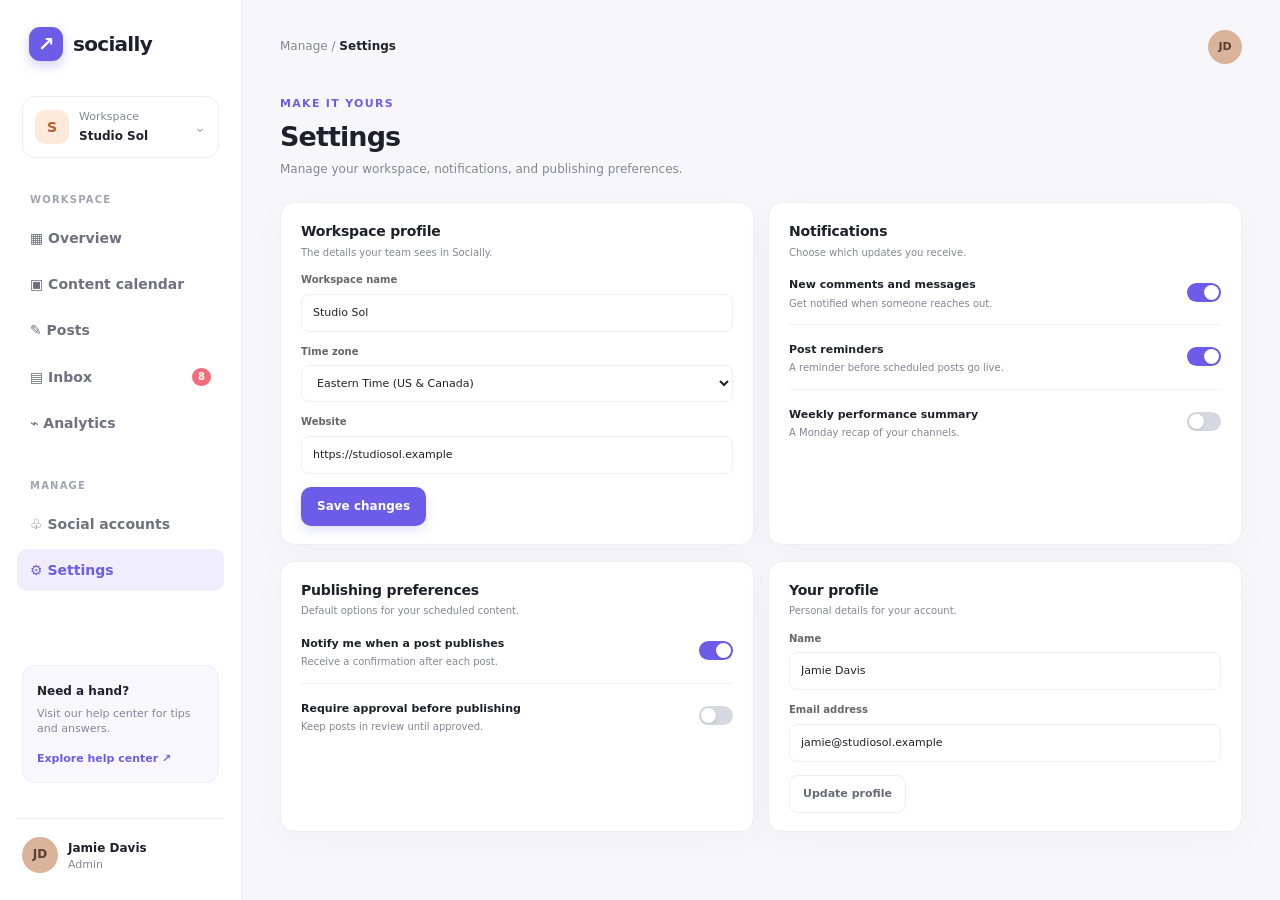
<file: settings.htm>
<!doctype html>
<html lang="en"><head><meta charset="utf-8"><meta name="viewport" content="width=device-width, initial-scale=1"><title>Settings — Socially</title><link rel="stylesheet" href="app.css"></head>
<body><div class="app"><aside>
  <a class="brand" href="index.htm"><span class="brand-mark">↗</span>socially</a><div class="workspace"><span class="workspace-icon">S</span><span><small>Workspace</small><strong>Studio Sol</strong></span><span class="chev">⌄</span></div><div><p class="nav-label">Workspace</p><nav class="nav"><a href="index.htm">▦ Overview</a><a href="calendar.htm">▣ Content calendar</a><a href="posts.htm">✎ Posts</a><a href="inbox.htm">▤ Inbox <span class="badge">8</span></a><a href="analytics.htm">⌁ Analytics</a></nav></div><div><p class="nav-label">Manage</p><nav class="nav"><a href="accounts.htm">♧ Social accounts</a><a class="active" href="settings.htm">⚙ Settings</a></nav></div><div class="spacer"></div><div class="help-card"><strong>Need a hand?</strong><p>Visit our help center for tips and answers.</p><a href="help.htm">Explore help center ↗</a></div><div class="profile"><span class="avatar">JD</span><span><strong>Jamie Davis</strong><small>Admin</small></span></div>
</aside><main><header class="topbar"><div class="crumb">Manage / <b>Settings</b></div><div class="top-actions"><span class="top-avatar">JD</span></div></header>
  <section class="page-intro"><div><div class="eyebrow">Make it yours</div><h1>Settings</h1><p>Manage your workspace, notifications, and publishing preferences.</p></div></section>
  <div class="page-grid two"><section class="panel"><h2>Workspace profile</h2><p class="subtle">The details your team sees in Socially.</p><form data-demo-form data-success="Workspace profile saved"><div class="field"><label for="workspaceName">Workspace name</label><input id="workspaceName" value="Studio Sol"></div><div class="field"><label for="timezone">Time zone</label><select id="timezone"><option>Eastern Time (US & Canada)</option><option>Pacific Time (US & Canada)</option><option>London</option></select></div><div class="field"><label for="website">Website</label><input id="website" value="https://studiosol.example"></div><button class="primary" type="submit">Save changes</button></form></section>
  <section class="panel"><h2>Notifications</h2><p class="subtle">Choose which updates you receive.</p><div class="setting-row"><div><strong>New comments and messages</strong><p>Get notified when someone reaches out.</p></div><button class="switch on" aria-label="Toggle comments notifications" aria-pressed="true" data-name="Comment notifications"></button></div><div class="setting-row"><div><strong>Post reminders</strong><p>A reminder before scheduled posts go live.</p></div><button class="switch on" aria-label="Toggle post reminders" aria-pressed="true" data-name="Post reminders"></button></div><div class="setting-row"><div><strong>Weekly performance summary</strong><p>A Monday recap of your channels.</p></div><button class="switch" aria-label="Toggle weekly summary" aria-pressed="false" data-name="Weekly summary"></button></div></section></div>
  <div class="page-grid two"><section class="panel"><h2>Publishing preferences</h2><p class="subtle">Default options for your scheduled content.</p><div class="setting-row"><div><strong>Notify me when a post publishes</strong><p>Receive a confirmation after each post.</p></div><button class="switch on" aria-label="Toggle publish notifications" aria-pressed="true" data-name="Publish notifications"></button></div><div class="setting-row"><div><strong>Require approval before publishing</strong><p>Keep posts in review until approved.</p></div><button class="switch" aria-label="Toggle approval workflow" aria-pressed="false" data-name="Approval workflow"></button></div></section><section class="panel"><h2>Your profile</h2><p class="subtle">Personal details for your account.</p><form data-demo-form data-success="Profile saved"><div class="field"><label for="fullName">Name</label><input id="fullName" value="Jamie Davis"></div><div class="field"><label for="email">Email address</label><input id="email" type="email" value="jamie@studiosol.example"></div><button class="secondary" type="submit">Update profile</button></form></section></div></main></div><script src="app.js"></script></body></html>
</file>
<file: app.css>
:root{--ink:#20202c;--muted:#858596;--line:#eeeef3;--purple:#6d5ce8;--purple-dark:#5948d5;--lav:#f0edff;--green:#20a879;--paper:#fff;--bg:#f7f7fb;--shadow:0 10px 35px #30275b0a}
    *{box-sizing:border-box}body{margin:0;background:var(--bg);color:var(--ink);font:14px/1.45 Inter,ui-sans-serif,system-ui,-apple-system,"Segoe UI",sans-serif}button{font:inherit;cursor:pointer}a{color:inherit;text-decoration:none}.app{min-height:100vh;display:grid;grid-template-columns:242px minmax(0,1fr)}
    aside{background:#fff;border-right:1px solid var(--line);padding:27px 17px;display:flex;flex-direction:column;gap:35px}.brand{display:flex;align-items:center;gap:10px;padding:0 12px;font-weight:750;font-size:20px;letter-spacing:-.7px}.brand-mark{height:34px;width:34px;border-radius:11px;background:var(--purple);display:grid;place-items:center;color:#fff;box-shadow:0 5px 12px #6d5ce84a}.brand-mark svg{width:19px}.workspace{margin:0 5px;padding:12px;border:1px solid var(--line);border-radius:13px;display:flex;align-items:center;gap:10px}.workspace-icon{width:34px;height:34px;border-radius:10px;background:#fee9db;color:#b65f32;display:grid;place-items:center;font-weight:750}.workspace small,.profile small{display:block;color:var(--muted);font-size:11px}.workspace strong{font-size:12px}.chev{margin-left:auto;color:#aaa}.nav-label{font-size:10px;text-transform:uppercase;letter-spacing:1.2px;color:#a3a3b2;font-weight:700;padding:0 13px;margin:0 0 9px}.nav{display:grid;gap:4px}.nav a{display:flex;gap:12px;align-items:center;padding:11px 13px;border-radius:10px;color:#707080;font-weight:550;transition:.18s}.nav a:hover{background:#f8f7ff;color:var(--purple)}.nav a.active{background:var(--lav);color:var(--purple);font-weight:700}.nav svg{width:18px;height:18px;stroke:currentColor;fill:none;stroke-width:1.8;stroke-linecap:round;stroke-linejoin:round}.badge{margin-left:auto;background:#f36c79;color:#fff;border-radius:99px;font-size:10px;min-width:19px;text-align:center;padding:2px 5px}.spacer{flex:1}.help-card{margin:0 5px;background:#f8f6ff;border:1px solid #efecff;padding:14px;border-radius:13px}.help-card strong{font-size:12px}.help-card p{font-size:11px;color:var(--muted);margin:5px 0 10px}.help-card a{color:var(--purple);font-weight:650;font-size:11px}.profile{border-top:1px solid var(--line);padding:18px 5px 0;display:flex;align-items:center;gap:10px}.avatar{width:36px;height:36px;border-radius:50%;display:grid;place-items:center;background:#d9b39a;color:#583d31;font-weight:750;font-size:12px;flex:none}.profile strong{font-size:12px}.profile button{margin-left:auto;border:0;background:none;color:#999;font-size:18px}
    main{min-width:0;padding:27px 38px 44px;max-width:1600px;width:100%;margin:0 auto}.topbar{height:40px;display:flex;align-items:center;justify-content:space-between;margin-bottom:29px}.crumb{color:var(--muted);font-size:12px}.crumb b{color:var(--ink);font-weight:650}.top-actions{display:flex;align-items:center;gap:15px}.icon-btn{border:1px solid var(--line);background:#fff;width:37px;height:37px;border-radius:11px;color:#777;display:grid;place-items:center;position:relative}.icon-btn svg{width:17px;height:17px;fill:none;stroke:currentColor;stroke-width:1.8;stroke-linecap:round;stroke-linejoin:round}.dot{position:absolute;right:7px;top:7px;height:6px;width:6px;background:#f36c79;border:1px solid #fff;border-radius:50%}.top-avatar{width:34px;height:34px;border-radius:50%;background:#d9b39a;display:grid;place-items:center;color:#583d31;font-weight:750;font-size:11px}
    .welcome{display:flex;align-items:flex-end;justify-content:space-between;margin-bottom:25px}.eyebrow{color:var(--purple);font-size:11px;text-transform:uppercase;letter-spacing:1.3px;font-weight:750}.welcome h1{font-size:28px;letter-spacing:-1.1px;margin:5px 0 4px;line-height:1.2}.welcome p{margin:0;color:var(--muted);font-size:13px}.primary{border:0;border-radius:10px;background:var(--purple);color:white;font-weight:650;font-size:12px;padding:11px 16px;display:inline-flex;align-items:center;gap:8px;box-shadow:0 5px 12px #6d5ce82b;transition:.18s}.primary:hover{background:var(--purple-dark);transform:translateY(-1px)}
    .social-strip{display:flex;align-items:center;gap:10px;margin-bottom:20px;flex-wrap:wrap}.social-strip>span{font-size:11px;color:var(--muted);margin-right:3px}.account{display:flex;align-items:center;gap:7px;padding:6px 10px 6px 6px;border:1px solid var(--line);background:#fff;border-radius:9px;font-size:11px;font-weight:600}.social-icon{width:23px;height:23px;border-radius:7px;display:grid;place-items:center;font-size:12px;font-weight:800;color:white}.ig{background:linear-gradient(135deg,#f7b044,#de3d82 60%,#7255cd)}.fb{background:#1877f2}.tt{background:#16161b}.in{background:#0a66c2}.online{width:6px;height:6px;border-radius:50%;background:#35bd83;margin-left:2px}.connect{border:1px dashed #d4d0ea;background:transparent;color:var(--purple);padding:6px 10px;border-radius:9px;font-size:11px;font-weight:650}
    .metrics{display:grid;grid-template-columns:repeat(4,minmax(0,1fr));gap:14px;margin-bottom:18px}.metric,.panel{background:var(--paper);border:1px solid var(--line);border-radius:14px;box-shadow:var(--shadow)}.metric{padding:16px 18px 14px}.metric-head{display:flex;align-items:center;justify-content:space-between;color:#777788;font-size:11px;font-weight:550}.metric-icon{width:29px;height:29px;background:#f5f3ff;border-radius:9px;color:var(--purple);display:grid;place-items:center}.metric-icon svg{width:15px;height:15px;fill:none;stroke:currentColor;stroke-width:1.8;stroke-linecap:round;stroke-linejoin:round}.metric-value{font-size:25px;font-weight:750;letter-spacing:-.8px;margin:9px 0 4px}.metric-foot{display:flex;align-items:center;gap:5px;color:var(--muted);font-size:10px}.up{color:var(--green);font-weight:700}.up::before{content:'↗';font-size:12px}
    .content-grid{display:grid;grid-template-columns:minmax(0,1.55fr) minmax(285px,.85fr);gap:16px}.panel{padding:18px 20px}.panel-head{display:flex;align-items:flex-start;justify-content:space-between;gap:12px}.panel h2{font-size:14px;letter-spacing:-.2px;margin:0;font-weight:700}.subtle{font-size:10px;color:var(--muted);margin:4px 0 0}.select{border:1px solid var(--line);background:#fff;border-radius:8px;padding:7px 9px;color:#666;font-size:10px}.chart-legend{display:flex;gap:15px;margin:17px 0 6px;color:var(--muted);font-size:10px}.legend{display:flex;align-items:center;gap:6px}.legend i{width:7px;height:7px;border-radius:50%;background:var(--purple)}.legend.secondary i{background:#bdc4fc}.chart{height:180px;width:100%;overflow:visible}.chart svg{width:100%;height:100%;overflow:visible}.chart text{font:10px inherit;fill:#a0a0ae}.gridline{stroke:#f0eff5;stroke-width:1}.area{fill:url(#fill)}.line-a{fill:none;stroke:#7462e8;stroke-width:2.4;stroke-linecap:round;stroke-linejoin:round}.line-b{fill:none;stroke:#bfc2f6;stroke-width:2;stroke-linecap:round;stroke-linejoin:round}.axis{display:flex;justify-content:space-between;color:#aaa;font-size:9px;margin-top:3px}.right-stack{display:grid;gap:16px;align-content:start}.mini-metric{font-size:10px;color:var(--muted)}.mini-metric strong{color:var(--green);font-size:10px}.bar-list{display:grid;gap:15px;margin-top:18px}.bar-row{display:grid;grid-template-columns:89px 1fr 32px;gap:9px;align-items:center;font-size:10px}.bar-name{display:flex;align-items:center;gap:7px;color:#666}.bar-name .social-icon{width:19px;height:19px;font-size:10px;border-radius:6px}.track{height:6px;background:#f1f0f6;border-radius:8px;overflow:hidden}.fill{height:100%;background:#7868e8;border-radius:8px}.bar-row:nth-child(2) .fill{background:#a895ec}.bar-row:nth-child(3) .fill{background:#f29aa8}.bar-row:nth-child(4) .fill{background:#78a8e2}.bar-value{text-align:right;color:#666;font-weight:650}
    .lower-grid{display:grid;grid-template-columns:minmax(0,1.12fr) minmax(0,.88fr);gap:16px;margin-top:16px}.view-link{color:var(--purple);font-size:10px;font-weight:650}.post-list{margin-top:13px;display:grid}.post{display:grid;grid-template-columns:39px minmax(0,1fr) auto;align-items:center;gap:11px;padding:11px 0;border-top:1px solid #f2f1f6}.post:first-child{border-top:0}.post-thumb{width:39px;height:39px;border-radius:9px;background:linear-gradient(135deg,#dfccaf,#a9bea5);display:grid;place-items:center;font-size:18px}.post:nth-child(2) .post-thumb{background:linear-gradient(135deg,#f5c7be,#d5b2da)}.post:nth-child(3) .post-thumb{background:linear-gradient(135deg,#cad3e9,#edcf9f)}.post-title{font-size:11px;font-weight:650;white-space:nowrap;overflow:hidden;text-overflow:ellipsis}.post-meta{font-size:9px;color:var(--muted);margin-top:3px;display:flex;align-items:center;gap:6px}.post-status{font-size:9px;color:#a56a12;background:#fff5df;border-radius:20px;padding:4px 8px;white-space:nowrap}.post-status.published{color:#16875e;background:#e9f8f1}.inbox-summary{display:flex;gap:8px;align-items:center}.inbox-summary strong{font-size:21px}.inbox-summary span{font-size:10px;color:var(--muted)}.comment-list{margin-top:12px}.comment{display:flex;gap:9px;padding:11px 0;border-top:1px solid #f2f1f6}.comment:first-child{border-top:0}.comment .avatar{width:30px;height:30px;font-size:9px}.comment-body{min-width:0;flex:1}.comment-top{display:flex;justify-content:space-between;gap:6px}.comment-top strong{font-size:10px}.comment-top span{font-size:9px;color:#aaa}.comment-text{font-size:10px;color:#777;margin-top:3px;white-space:nowrap;overflow:hidden;text-overflow:ellipsis}.reply{border:0;background:#f2f0ff;color:var(--purple);border-radius:7px;font-size:9px;font-weight:650;padding:5px 8px;align-self:center}.mobile-menu{display:none}
    @media(max-width:1100px){main{padding:24px}.app{grid-template-columns:218px minmax(0,1fr)}.metrics{grid-template-columns:repeat(2,minmax(0,1fr))}.content-grid{grid-template-columns:minmax(0,1.25fr) minmax(265px,.8fr)}}
    @media(max-width:800px){.app{grid-template-columns:1fr}aside{display:none}main{padding:20px 18px 35px}.mobile-menu{display:grid}.topbar{margin-bottom:23px}.content-grid,.lower-grid{grid-template-columns:1fr}.right-stack{grid-template-columns:1fr 1fr}.bar-list{gap:12px}.welcome h1{font-size:25px}}
    @media(max-width:560px){main{padding:17px 14px 28px}.crumb{display:none}.topbar{justify-content:flex-end;margin-bottom:21px}.welcome{align-items:flex-start;gap:12px}.welcome h1{font-size:22px}.welcome p{max-width:235px;font-size:11px}.welcome .primary{padding:10px 11px;font-size:0;gap:0}.welcome .primary svg{width:17px}.metrics{gap:9px}.metric{padding:13px}.metric-value{font-size:21px}.metric-head{font-size:10px}.metric-icon{width:26px;height:26px}.metric-foot{font-size:9px}.panel{padding:16px}.right-stack{grid-template-columns:1fr}.social-strip{gap:7px}.social-strip>span{width:100%}.account{padding-right:7px}.bar-row{grid-template-columns:78px 1fr 28px}.chart{height:155px}}
    .page-intro{display:flex;align-items:flex-end;justify-content:space-between;gap:20px;margin:0 0 24px}.page-intro h1{font-size:27px;letter-spacing:-.9px;margin:5px 0}.page-intro p{margin:0;color:var(--muted);font-size:12px}.page-actions{display:flex;gap:9px;align-items:center}.secondary{border:1px solid var(--line);border-radius:9px;padding:10px 13px;background:#fff;color:#696979;font-size:11px;font-weight:650}.page-grid{display:grid;grid-template-columns:repeat(3,minmax(0,1fr));gap:14px;margin-bottom:16px}.page-grid.two{grid-template-columns:repeat(2,minmax(0,1fr))}.page-grid.four{grid-template-columns:repeat(4,minmax(0,1fr))}.page-card{background:#fff;border:1px solid var(--line);border-radius:14px;padding:17px;box-shadow:var(--shadow)}.page-card h2{font-size:13px;margin:0 0 5px}.page-card p{font-size:11px;color:var(--muted);margin:0}.data-table{width:100%;border-collapse:collapse;margin-top:10px}.data-table th{text-align:left;text-transform:uppercase;letter-spacing:.7px;font-size:9px;color:#a0a0ae;font-weight:700;padding:11px 9px;border-bottom:1px solid var(--line)}.data-table td{font-size:11px;padding:12px 9px;border-bottom:1px solid #f3f2f6;color:#555}.data-table tr:last-child td{border-bottom:0}.table-name{font-weight:650;color:var(--ink)!important}.pill{display:inline-block;border-radius:30px;padding:4px 8px;background:#f3f1ff;color:var(--purple);font-size:9px;font-weight:650}.pill.green{background:#e9f8f1;color:#16875e}.pill.amber{background:#fff5df;color:#a56a12}.toolbar{display:flex;justify-content:space-between;align-items:center;gap:12px;margin:0 0 14px}.tabs{display:flex;gap:4px;background:#f4f3f8;padding:4px;border-radius:9px}.tabs button{border:0;border-radius:7px;background:transparent;padding:7px 11px;color:#777;font-size:10px}.tabs button.selected{background:#fff;color:var(--purple);box-shadow:0 1px 4px #30275b12;font-weight:700}.filter-input{border:1px solid var(--line);border-radius:8px;padding:9px 11px;background:#fff;font:inherit;font-size:10px;color:#555;min-width:170px}.calendar-head{display:grid;grid-template-columns:repeat(7,1fr);text-align:center;color:#999;font-size:9px;text-transform:uppercase;letter-spacing:.5px}.calendar-grid{display:grid;grid-template-columns:repeat(7,1fr);border-top:1px solid var(--line);border-left:1px solid var(--line);margin-top:9px}.day-cell{min-height:96px;padding:8px;border-right:1px solid var(--line);border-bottom:1px solid var(--line);font-size:10px;color:#858596}.day-cell .date{font-weight:650;color:#555}.day-cell.today .date{background:var(--purple);color:#fff;border-radius:50%;width:21px;height:21px;display:grid;place-items:center}.event{display:block;margin-top:7px;padding:5px 6px;border-radius:5px;background:#f0edff;color:#6554d7;font-size:9px;line-height:1.3}.event.pink{background:#fff0f1;color:#c25b75}.event.blue{background:#edf5ff;color:#4778b5}.account-card{display:flex;align-items:center;gap:12px}.account-card .social-icon{width:39px;height:39px;border-radius:12px;font-size:19px}.account-info{flex:1}.account-info strong{font-size:12px}.account-info p{margin:3px 0 0}.switch{width:34px;height:19px;border:0;background:#d7d7e1;border-radius:20px;padding:2px;transition:.2s}.switch::after{content:'';display:block;width:15px;height:15px;border-radius:50%;background:#fff;box-shadow:0 1px 3px #0002;transition:.2s}.switch.on{background:var(--purple)}.switch.on::after{transform:translateX(15px)}.field{display:grid;gap:6px;margin:13px 0}.field label{font-size:10px;font-weight:650;color:#666}.field input,.field select,.field textarea{width:100%;padding:10px 11px;border:1px solid var(--line);border-radius:8px;background:#fff;font:inherit;font-size:11px;color:var(--ink)}.field textarea{min-height:90px;resize:vertical}.setting-row{display:flex;justify-content:space-between;align-items:center;gap:20px;padding:13px 0;border-bottom:1px solid #f2f1f6}.setting-row:last-child{border-bottom:0}.setting-row strong{font-size:11px}.setting-row p{margin:3px 0 0;font-size:10px;color:var(--muted)}.notice{padding:12px 14px;background:#f5f2ff;border:1px solid #ece7ff;border-radius:10px;color:#6554c6;font-size:10px;margin-bottom:15px}.message-layout{display:grid;grid-template-columns:310px minmax(0,1fr);min-height:480px;overflow:hidden;padding:0}.thread-list{border-right:1px solid var(--line)}.thread-search{padding:13px;border-bottom:1px solid var(--line)}.thread{display:flex;gap:9px;padding:12px 13px;border-bottom:1px solid #f3f2f6;cursor:pointer}.thread.selected{background:#f8f6ff}.thread strong{font-size:10px}.thread p{font-size:9px;color:#888;margin:4px 0 0;white-space:nowrap;overflow:hidden;text-overflow:ellipsis}.thread-main{min-width:0;flex:1}.chat-panel{display:flex;flex-direction:column}.chat-header{padding:15px 18px;border-bottom:1px solid var(--line);font-size:11px;font-weight:700}.chat-messages{padding:18px;display:grid;align-content:start;gap:12px;flex:1}.bubble{max-width:75%;padding:10px 12px;background:#f3f2f7;border-radius:12px;font-size:10px;color:#555}.bubble.mine{margin-left:auto;background:#eeeaff;color:#5142bc}.chat-compose{display:flex;gap:8px;padding:13px;border-top:1px solid var(--line)}.chat-compose input{flex:1;min-width:0;border:1px solid var(--line);border-radius:8px;padding:10px;font:inherit;font-size:10px}.empty-state{text-align:center;padding:38px 15px;color:var(--muted);font-size:11px}.toast{position:fixed;right:22px;bottom:22px;background:#242333;color:#fff;padding:12px 16px;border-radius:10px;box-shadow:0 8px 25px #17152530;font-size:11px;z-index:10;animation:toast-in .2s ease-out}@keyframes toast-in{from{opacity:0;transform:translateY(8px)}to{opacity:1;transform:translateY(0)}}
    @media(max-width:900px){.page-grid.four{grid-template-columns:repeat(2,minmax(0,1fr))}.message-layout{grid-template-columns:250px minmax(0,1fr)}}
    @media(max-width:700px){.page-intro{align-items:flex-start}.page-intro h1{font-size:23px}.page-grid,.page-grid.two{grid-template-columns:1fr}.page-grid.four{grid-template-columns:repeat(2,minmax(0,1fr))}.toolbar{align-items:flex-start;flex-direction:column}.calendar-grid{min-width:680px}.calendar-wrap{overflow:auto}.day-cell{min-height:80px}.message-layout{grid-template-columns:1fr}.thread-list{border-right:0;border-bottom:1px solid var(--line);max-height:245px;overflow:auto}.chat-panel{min-height:350px}.data-table{min-width:610px}.table-wrap{overflow:auto}.page-actions{flex-wrap:wrap}}
    @media(max-width:800px){.app.mobile-nav-visible aside{display:flex;position:fixed;z-index:15;inset:0 auto 0 0;width:260px;max-width:85vw;overflow-y:auto;box-shadow:12px 0 35px #29204324}.app.mobile-nav-visible::after{content:'';position:fixed;inset:0;background:#25233455;z-index:14}}
    @media(max-width:420px){.page-grid.four{grid-template-columns:1fr 1fr}.page-card{padding:14px}.filter-input{min-width:0;width:100%}}
</file>
